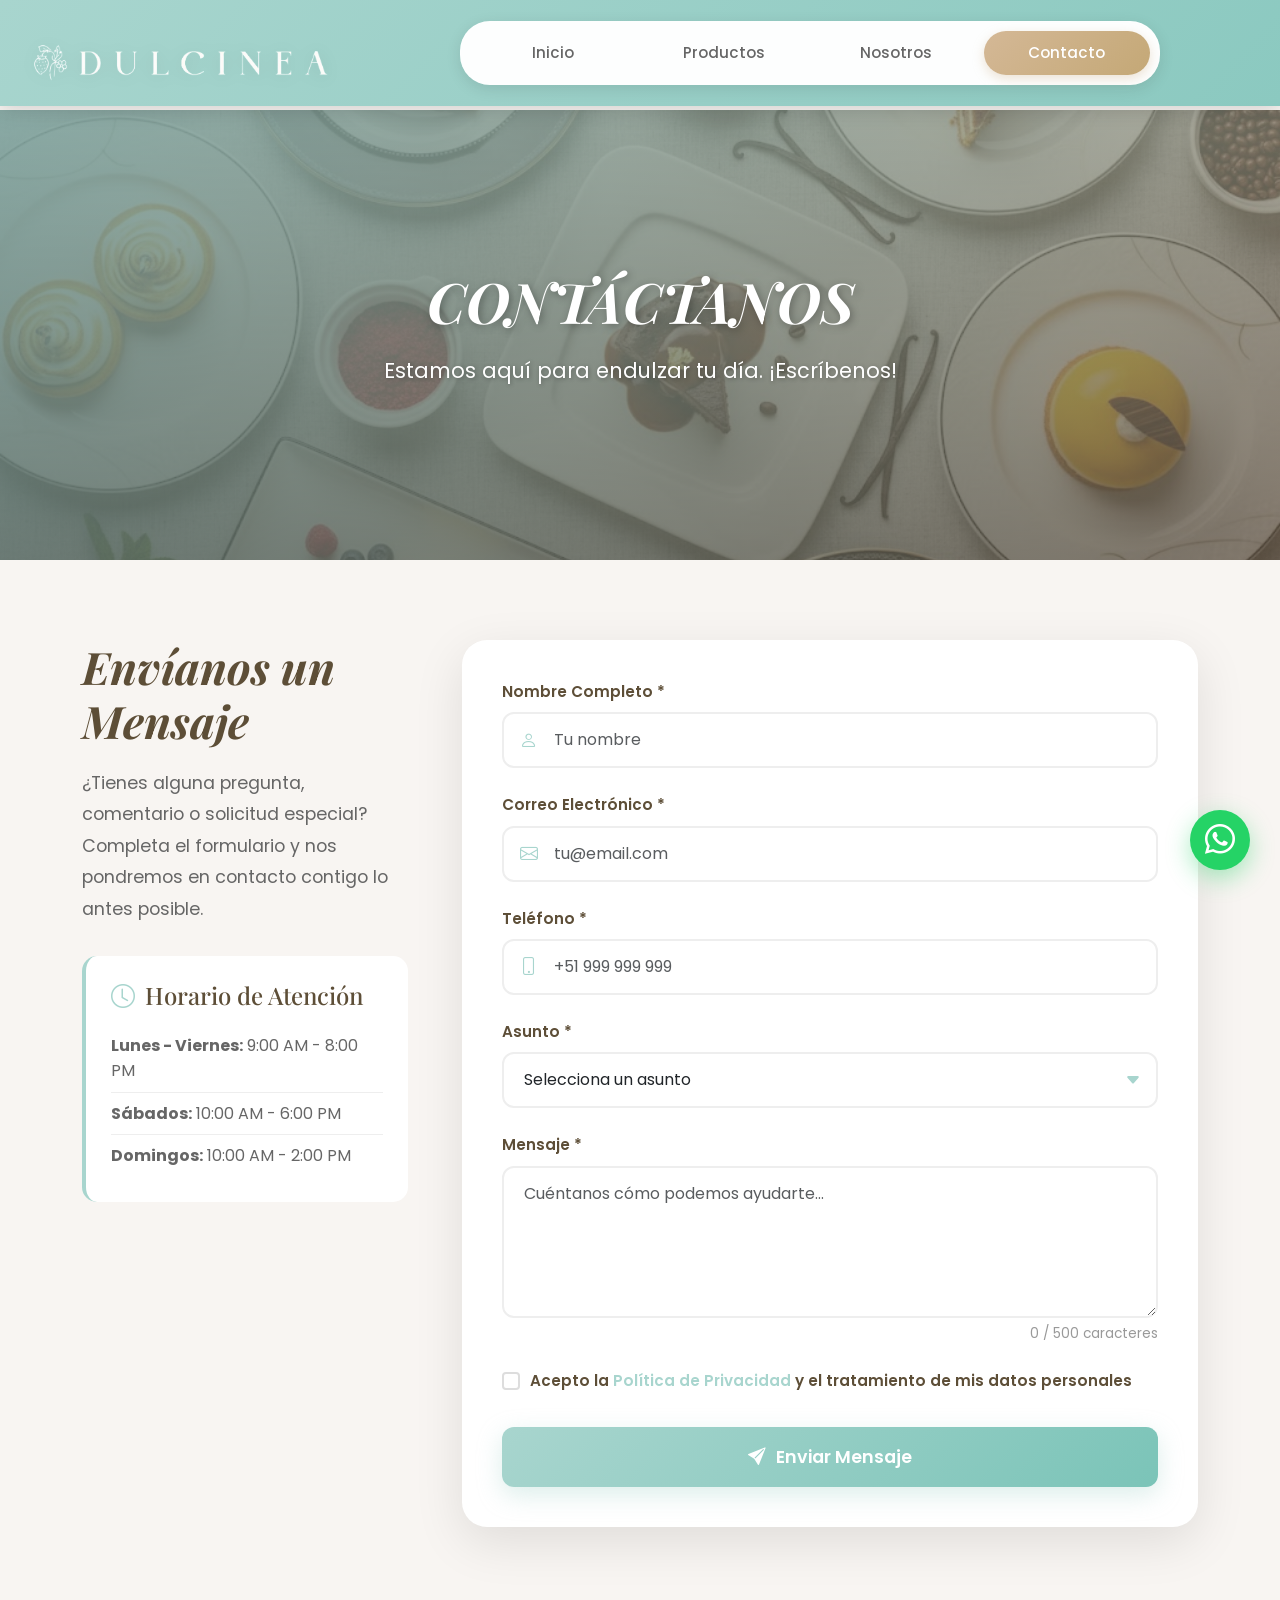
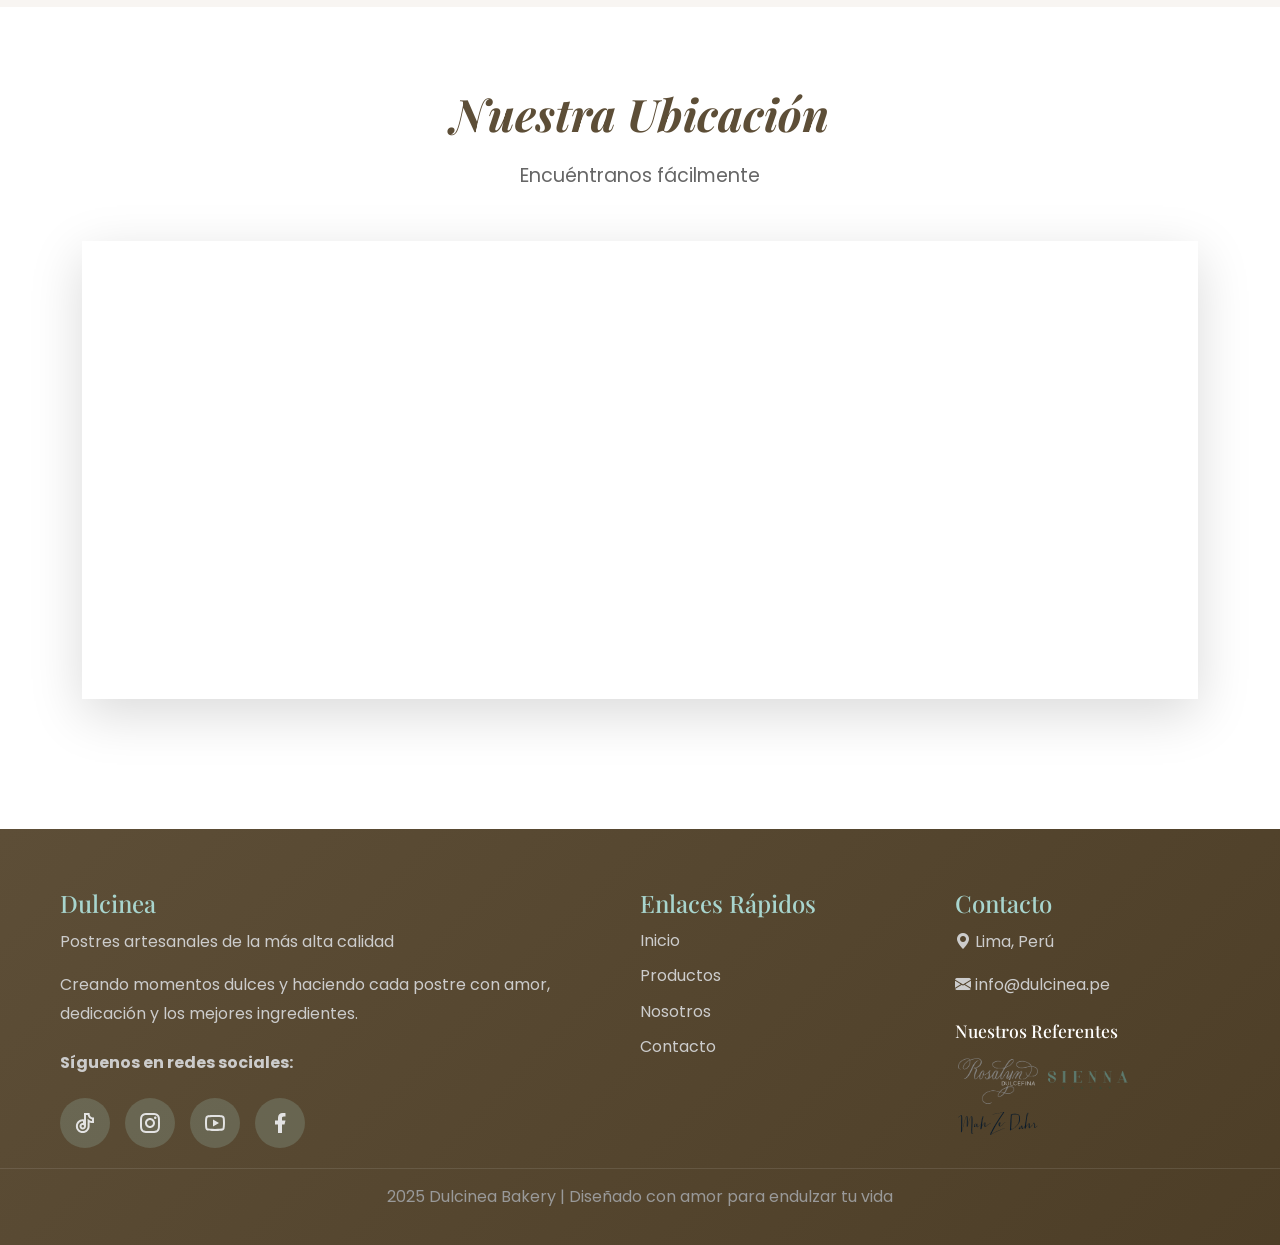
<file: contacto.html>
<!DOCTYPE html>
<html lang="es">

<head>
    <meta charset="UTF-8">
    <meta name="viewport" content="width=device-width, initial-scale=1.0">
    <title>Contacto - Dulcinea Pastelería</title>
    <link rel="shortcut icon" href="imagenes/icono.png" type="image/x-icon">
    
    <!-- Bootstrap CSS -->
    <link href="https://cdn.jsdelivr.net/npm/bootstrap@5.3.0/dist/css/bootstrap.min.css" rel="stylesheet">
    <link rel="stylesheet" href="https://cdn.jsdelivr.net/npm/bootstrap-icons@1.11.0/font/bootstrap-icons.css">
    
    <!-- Google Fonts -->
    <link href="https://fonts.googleapis.com/css2?family=Playfair+Display:ital,wght@0,400;0,700;1,400;1,600&family=Poppins:wght@300;400;500;600;700&display=swap" rel="stylesheet">
    
    <!-- AOS Animation -->
    <link href="https://unpkg.com/aos@2.3.1/dist/aos.css" rel="stylesheet">
    
    <!-- CSS Files -->
    <link rel="stylesheet" href="css/styles-global.css">
    <link rel="stylesheet" href="css/styles-contacto.css">
</head>

<body>
    <!-- Header -->
    <header class="header" id="header">
        <div class="nav-container">
            <div class="logo">
                <a href="index.html">
                    <img src="imagenes/logo.png" alt="Dulcinea Logo">
                </a>
            </div>

            <nav class="nav-menu">
                <a href="index.html" class="nav-item">Inicio</a>
                <a href="productos.html" class="nav-item">Productos</a>
                <a href="nosotros.html" class="nav-item">Nosotros</a>
                <a href="contacto.html" class="nav-item active">Contacto</a>
            </nav>
        </div>
    </header>

    <!-- Hero Banner -->
    <section class="hero-contacto">
        <div class="hero-overlay"></div>
        <div class="hero-content" data-aos="fade-up">
            <h1>CONTÁCTANOS</h1>
            <p>Estamos aquí para endulzar tu día. ¡Escríbenos!</p>
          
        </div>
    </section>
    
    <!-- Formulario de Contacto -->
    <section class="contact-form-section">
        <div class="container">
            <div class="row g-4 align-items-start">
                <div class="col-lg-4" data-aos="fade-right">
                    <div class="form-intro">
                        <h2 class="section-title">Envíanos un Mensaje</h2>
                        <p class="section-text">
                            ¿Tienes alguna pregunta, comentario o solicitud especial? Completa el formulario 
                            y nos pondremos en contacto contigo lo antes posible.
                        </p>
                        
                        <div class="business-hours">
                            <h4><i class="bi bi-clock"></i> Horario de Atención</h4>
                            <ul>
                                <li><strong>Lunes - Viernes:</strong> 9:00 AM - 8:00 PM</li>
                                <li><strong>Sábados:</strong> 10:00 AM - 6:00 PM</li>
                                <li><strong>Domingos:</strong> 10:00 AM - 2:00 PM</li>
                            </ul>
                        </div>
                    </div>
                </div>

                <div class="col-lg-8" data-aos="fade-left">
                    <div class="contact-form-container">
                        <form id="contactForm" class="contact-form">
                            <div class="form-group">
                                <label for="nombre">Nombre Completo *</label>
                                <div class="input-with-icon">
                                    <i class="bi bi-person"></i>
                                    <input type="text" id="nombre" name="nombre" class="form-control" placeholder="Tu nombre" required>
                                </div>
                            </div>

                            <div class="form-group">
                                <label for="email">Correo Electrónico *</label>
                                <div class="input-with-icon">
                                    <i class="bi bi-envelope"></i>
                                    <input type="email" id="email" name="email" class="form-control" placeholder="tu@email.com" required>
                                </div>
                            </div>

                            <div class="form-group">
                                <label for="telefono">Teléfono *</label>
                                <div class="input-with-icon">
                                    <i class="bi bi-phone"></i>
                                    <input type="tel" id="telefono" name="telefono" class="form-control" placeholder="+51 999 999 999" required>
                                </div>
                            </div>

                            <div class="form-group">
                                <label for="asunto">Asunto *</label>
                                <select id="asunto" name="asunto" class="form-control" required>
                                    <option value="">Selecciona un asunto</option>
                                    <option value="consulta">Consulta General</option>
                                    <option value="pedido">Pedido Especial</option>
                                    <option value="cotizacion">Solicitud de Cotización</option>
                                    <option value="reclamo">Reclamo o Sugerencia</option>
                                    <option value="otro">Otro</option>
                                </select>
                            </div>

                            <div class="form-group">
                                <label for="mensaje">Mensaje *</label>
                                <textarea id="mensaje" name="mensaje" class="form-control" rows="5" placeholder="Cuéntanos cómo podemos ayudarte..." required></textarea>
                            </div>

                            <div class="form-group">
                                <div class="form-check">
                                    <input type="checkbox" class="form-check-input" id="politica" required>
                                    <label class="form-check-label" for="politica">
                                        Acepto la <a href="#" target="_blank">Política de Privacidad</a> y el tratamiento de mis datos personales
                                    </label>
                                </div>
                            </div>

                            <button type="submit" class="btn-submit">
                                <i class="bi bi-send-fill"></i> Enviar Mensaje
                            </button>

                            <div id="formMessage" class="form-message"></div>
                        </form>
                    </div>
                </div>
            </div>
        </div>
    </section>

    <!-- Sección de Mapa -->
    <section class="map-section">
        <div class="container">
            <h2 class="section-title text-center" data-aos="fade-up">Nuestra Ubicación</h2>
            <p class="section-subtitle text-center" data-aos="fade-up">Encuéntranos fácilmente</p>

            <div class="map-container" data-aos="zoom-in">
                <iframe 
                    src="https://www.google.com/maps/embed?pb=!1m18!1m12!1m3!1d3900.8277891845826!2d-77.0307877!3d-12.1196148!2m3!1f0!2f0!3f0!3m2!1i1024!2i768!4f13.1!3m3!1m2!1s0x9105c8369ab7c6dd%3A0x2e4a9e8e8e8e8e8e!2sMiraflores%2C%20Lima!5e0!3m2!1ses!2spe!4v1234567890123" 
                    width="100%" 
                    height="450" 
                    style="border:0; border-radius: 20px;"
                    allowfullscreen="" 
                    loading="lazy">
                </iframe>
            </div>
        </div>
    </section>

    <!-- Footer -->
    <footer class="footer">
        <div class="footer-container">
            <div class="footer-section">
                <h3>Dulcinea</h3>
                <p>Postres artesanales de la más alta calidad</p>
                <p>Creando momentos dulces y haciendo cada postre con amor, dedicación y los mejores ingredientes.</p>
                <p style="margin-top: 20px;"><strong>Síguenos en redes sociales:</strong></p>
                <div class="social-icons">
                    <a href="https://www.tiktok.com" target="_blank"><img src="imagenes/tiktok-line.svg" alt="TikTok"></a>
                    <a href="https://www.instagram.com" target="_blank"><img src="imagenes/instagram-line.svg" alt="Instagram"></a>
                    <a href="https://www.youtube.com" target="_blank"><img src="imagenes/youtube-line.svg" alt="YouTube"></a>
                    <a href="https://www.facebook.com" target="_blank"><img src="imagenes/facebook-fill.svg" alt="Facebook"></a>
                </div>
            </div>

            <div class="footer-section">
                <h3>Enlaces Rápidos</h3>
                <div class="footer-links">
                    <a href="index.html">Inicio</a>
                    <a href="productos.html">Productos</a>
                    <a href="nosotros.html">Nosotros</a>
                    <a href="contacto.html">Contacto</a>
                </div>
            </div>

            <div class="footer-section">
                <h3>Contacto</h3>
                <p><i class="bi bi-geo-alt-fill"></i> Lima, Perú</p>
                <p><i class="bi bi-envelope-fill"></i> info@dulcinea.pe</p>
                <div style="margin-top: 20px;">
                    <h4 style="font-size: 1.1rem; margin-bottom: 10px;">Nuestros Referentes</h4>
                    <a href="https://dulcefina.com.pe" target="_blank"><img src="imagenes/afiliado1.png" alt="Dulcefina" style="max-width: 80px; margin: 3px;"></a>
                    <a href="https://siennabakery.pe" target="_blank"><img src="imagenes/afiliado2.png" alt="SIENNA" style="max-width: 80px; margin: 3px;"></a>
                    <a href="https://mahzedahrbakery.com" target="_blank"><img src="imagenes/afiliado3.svg" alt="Mahzedahr" style="max-width: 80px; margin: 3px;"></a>
                </div>
            </div>
        </div>

        <div class="footer-bottom">
            <p>2025 Dulcinea Bakery | Diseñado con amor para endulzar tu vida</p>
        </div>
    </footer>

    <!-- WhatsApp Button -->
    <a href="https://wa.me/51999999999?text=Hola, quiero más información" class="whatsapp-float" target="_blank" title="Contactar por WhatsApp">
        <i class="bi bi-whatsapp"></i>
    </a>

    <!-- Scripts -->
    <script src="https://cdn.jsdelivr.net/npm/bootstrap@5.3.0/dist/js/bootstrap.bundle.min.js"></script>
    <script src="https://unpkg.com/aos@2.3.1/dist/aos.js"></script>
    <script src="js/main.js"></script>
    <script src="js/contacto.js"></script>
</body>

</html>
</file>
<file: css/styles-global.css>
:root {
    --primary-color: #A8D5CE;
    --secondary-color: #D4B896;
    --dark-brown: #5D4E37;
    --light-bg: #f8f5f2;
    --accent-green: #7BC4B8;
}

/* Reset General */
* {
    margin: 0;
    padding: 0;
    box-sizing: border-box;
}

body {
    font-family: 'Poppins', sans-serif;
    line-height: 1.6;
    overflow-x: hidden;
    color: #333;
}

h1, h2, h3, h4 {
    font-family: 'Playfair Display', serif;
}

html {
    scroll-behavior: smooth;
}

/* Navegacion*/
.header {
    background: linear-gradient(135deg, #A8D5CE 0%, #8BC9C0 100%);
    padding: 20px 0;
    position: fixed;
    top: 0;
    width: 100%;
    z-index: 1000;
    box-shadow: 0 4px 20px rgba(0, 0, 0, 0.15);
    transition: all 0.4s ease;
}

.header.scrolled {
    padding: 8px 0;
    background: linear-gradient(135deg, #A8D5CE 0%, #7BC4B8 100%);
    box-shadow: 0 2px 15px rgba(0, 0, 0, 0.2);
}

.nav-container {
    max-width: 1400px;
    margin: 0 auto;
    padding: 0 30px;
    display: flex;
    align-items: center;
    justify-content: space-between;
    gap: 40px;
}

.logo {
    flex: 0 0 auto;
    margin-bottom: 0;
    opacity: 1;
    transform: scale(1);
    transition: all 0.4s ease;
}

.header.scrolled .logo {
    opacity: 0;
    transform: scale(0.8);
    width: 0;
    overflow: hidden;
    margin: 0;
    padding: 0;
}

.logo a {
    display: block;
}

.logo img {
    max-width: 300px;
    height: auto;
    filter: drop-shadow(0 2px 8px rgba(0, 0, 0, 0.1));
    transition: transform 0.4s ease;
}

.logo img:hover {
    transform: scale(1.05);
}

.nav-menu {
    flex: 1;
    background: rgba(255, 255, 255, 0.98);
    border-radius: 30px;
    padding: 10px;
    display: flex;
    gap: 5px;
    max-width: 700px;
    margin: 0 auto;
    box-shadow: 0 4px 15px rgba(0, 0, 0, 0.1);
    backdrop-filter: blur(10px);
    transition: all 0.4s ease;
}

/* Cuando hace scroll el menu se expande un poco */
.header.scrolled .nav-menu {
    max-width: 800px;
    padding: 8px;
}

.nav-item {
    padding: 10px 20px;
    text-decoration: none;
    color: #666;
    border-radius: 25px;
    transition: all 0.3s ease;
    flex: 1;
    text-align: center;
    font-weight: 500;
    font-size: 0.95rem;
    white-space: nowrap;
}

.header.scrolled .nav-item {
    padding: 8px 18px;
    font-size: 0.9rem;
}

.nav-item.active {
    background: linear-gradient(135deg, #D4B896 0%, #C4A876 100%);
    color: white;
    box-shadow: 0 4px 12px rgba(212, 184, 150, 0.4);
}

.nav-item:hover {
    background: linear-gradient(135deg, #c49d7a 0%, #b88d6a 100%);
    color: white;
    transform: translateY(-2px);
}

/*FOOTER*/
.footer {
    background: linear-gradient(135deg, #5D4E37 0%, #4D3E27 100%);
    color: white;
    padding: 60px 0 20px 0;
}

.footer-container {
    max-width: 1200px;
    margin: 0 auto;
    padding: 0 20px;
    display: grid;
    grid-template-columns: 2fr 1fr 1fr;
    gap: 50px;
    margin-bottom: 20px;
}

.footer-section h3 {
    margin-bottom: 10px;
    font-size: 1.5rem;
    color: var(--primary-color);
}

.footer-section p {
    color: #ccc;
    margin-bottom: 15px;
    line-height: 1.8;
}

.social-icons {
    display: flex;
    gap: 15px;
    margin-top: 20px;
}

.social-icons a {
    width: 50px;
    height: 50px;
    background-color: rgba(168, 213, 206, 0.2);
    border-radius: 50%;
    display: flex;
    align-items: center;
    justify-content: center;
    transition: all 0.3s ease;
}

.social-icons a:hover {
    background-color: var(--primary-color);
    transform: translateY(-5px);
}

.social-icons img {
    width: 24px;
    height: 24px;
}

.footer-links a {
    display: block;
    color: #ccc;
    text-decoration: none;
    margin-bottom: 10px;
    transition: all 0.3s ease;
}

.footer-links a:hover {
    color: var(--primary-color);
    padding-left: 5px;
}

.footer-bottom {
    text-align: center;
    padding-top: 15px;
    border-top: 1px solid rgba(255, 255, 255, 0.1);
    color: #999;
}

/* boton de whatsapp*/
.whatsapp-float {
    position: fixed;
    width: 60px;
    height: 60px;
    bottom: 30px;
    right: 30px;
    background-color: #25D366;
    color: white;
    border-radius: 50%;
    text-align: center;
    font-size: 30px;
    box-shadow: 0 8px 25px rgba(37, 211, 102, 0.4);
    z-index: 999;
    display: flex;
    align-items: center;
    justify-content: center;
    transition: all 0.3s ease;
    text-decoration: none;
}
</file>
<file: css/styles-contacto.css>
/* ESTILOS ESPECÍFICOS PARA CONTACTO.HTML */

body {
    background: var(--light-bg);
}

/* Hero Banner Contacto */
.hero-contacto {
    margin-top: 110px;
    height: 50vh;
    min-height: 400px;
    background: linear-gradient(135deg, rgba(168, 213, 206, 0.9), rgba(212, 184, 150, 0.589)),
                url('../imagenes/herocontactos.jpg') center/cover;
                
    display: flex;
    align-items: center;
    justify-content: center;
    position: relative;
}

.hero-overlay {
    position: absolute;
    top: 0;
    left: 0;
    right: 0;
    bottom: 0;
    background: linear-gradient(to bottom, rgba(0,0,0,0.2), rgba(0,0,0,0.4));
}

.hero-content {
    position: relative;
    z-index: 2;
    text-align: center;
    color: white;
    max-width: 700px;
    padding: 0 20px;
}

.hero-content h1 {
    font-size: 3.5rem;
    font-weight: 700;
    margin-bottom: 20px;
    text-shadow: 2px 2px 8px rgba(0, 0, 0, 0.3);
    font-style: italic;
}

.hero-content p {
    font-size: 1.3rem;
    text-shadow: 1px 1px 4px rgba(0, 0, 0, 0.3);
}

/* Información de Contacto */
.contact-info-section {
    padding: 60px 0;
    background: white;
    margin-top: -50px;
    position: relative;
    z-index: 3;
}

.contact-info-card {
    background: linear-gradient(135deg, rgba(168, 213, 206, 0.1), rgba(212, 184, 150, 0.1));
    padding: 40px 30px;
    border-radius: 20px;
    text-align: center;
    height: 100%;
    transition: all 0.3s ease;
    border: 2px solid transparent;
}

.contact-info-card:hover {
    transform: translateY(-10px);
    box-shadow: 0 20px 50px rgba(0, 0, 0, 0.15);
    border-color: var(--primary-color);
}

.info-icon {
    width: 70px;
    height: 70px;
    background: linear-gradient(135deg, var(--primary-color), var(--accent-green));
    border-radius: 50%;
    display: flex;
    align-items: center;
    justify-content: center;
    margin: 0 auto 20px;
}

.info-icon i {
    font-size: 2rem;
    color: white;
}

.contact-info-card h3 {
    font-size: 1.5rem;
    color: var(--dark-brown);
    margin-bottom: 15px;
    font-weight: 600;
}

.contact-info-card p {
    color: #666;
    line-height: 1.8;
    margin-bottom: 20px;
}

.contact-info-card p a {
    color: #666;
    text-decoration: none;
    transition: color 0.3s ease;
}

.contact-info-card p a:hover {
    color: var(--primary-color);
}

.info-link {
    color: var(--primary-color);
    text-decoration: none;
    font-weight: 600;
    transition: all 0.3s ease;
    display: inline-flex;
    align-items: center;
    gap: 8px;
}

.info-link:hover {
    color: var(--secondary-color);
    gap: 12px;
}

/* Formulario de Contacto */
.contact-form-section {
    padding: 80px 0;
    background: var(--light-bg);
}

.form-intro {
    padding-right: 30px;
}

.section-title {
    font-size: 2.8rem;
    font-weight: 700;
    color: var(--dark-brown);
    margin-bottom: 20px;
    font-style: italic;
}

.section-text {
    font-size: 1.1rem;
    color: #666;
    line-height: 1.8;
    margin-bottom: 30px;
}

.form-features {
    margin-bottom: 30px;
}

.feature-item {
    display: flex;
    align-items: center;
    gap: 12px;
    margin-bottom: 15px;
    color: #555;
}

.feature-item i {
    color: var(--primary-color);
    font-size: 1.3rem;
}

.business-hours {
    background: white;
    padding: 25px;
    border-radius: 15px;
    border-left: 4px solid var(--primary-color);
}

.business-hours h4 {
    color: var(--dark-brown);
    margin-bottom: 15px;
    display: flex;
    align-items: center;
    gap: 10px;
}

.business-hours h4 i {
    color: var(--primary-color);
}

.business-hours ul {
    list-style: none;
    padding: 0;
    margin: 0;
}

.business-hours li {
    padding: 8px 0;
    color: #666;
    border-bottom: 1px solid #eee;
}

.business-hours li:last-child {
    border-bottom: none;
}

/* Formulario */
.contact-form-container {
    background: white;
    padding: 40px;
    border-radius: 25px;
    box-shadow: 0 15px 50px rgba(0, 0, 0, 0.1);
}

.contact-form {
    width: 100%;
}

.form-group {
    margin-bottom: 25px;
}

.form-group label {
    display: block;
    margin-bottom: 8px;
    color: var(--dark-brown);
    font-weight: 600;
    font-size: 0.95rem;
}

.input-with-icon {
    position: relative;
}

.input-with-icon i {
    position: absolute;
    left: 18px;
    top: 50%;
    transform: translateY(-50%);
    color: var(--primary-color);
    font-size: 1.1rem;
}

.form-control {
    width: 100%;
    padding: 14px 20px 14px 50px;
    border: 2px solid #eee;
    border-radius: 12px;
    font-size: 1rem;
    transition: all 0.3s ease;
    font-family: 'Poppins', sans-serif;
}

.form-control:focus {
    outline: none;
    border-color: var(--primary-color);
    box-shadow: 0 0 0 4px rgba(168, 213, 206, 0.1);
}

select.form-control {
    padding-left: 20px;
    cursor: pointer;
    appearance: none;
    background-image: url("data:image/svg+xml,%3Csvg xmlns='http://www.w3.org/2000/svg' width='16' height='16' fill='%23A8D5CE' viewBox='0 0 16 16'%3E%3Cpath d='M7.247 11.14L2.451 5.658C1.885 5.013 2.345 4 3.204 4h9.592a1 1 0 0 1 .753 1.659l-4.796 5.48a1 1 0 0 1-1.506 0z'/%3E%3C/svg%3E");
    background-repeat: no-repeat;
    background-position: right 15px center;
}

textarea.form-control {
    resize: vertical;
    min-height: 120px;
    padding: 14px 20px;
}

.form-check {
    display: flex;
    align-items: flex-start;
    gap: 10px;
}

.form-check-input {
    width: 18px;
    height: 18px;
    border: 2px solid #ddd;
    margin-top: 3px;
    cursor: pointer;
}

.form-check-input:checked {
    background-color: var(--primary-color);
    border-color: var(--primary-color);
}

.form-check-label {
    font-size: 0.9rem;
    color: #666;
    cursor: pointer;
}

.form-check-label a {
    color: var(--primary-color);
    text-decoration: none;
}

.form-check-label a:hover {
    text-decoration: underline;
}

.btn-submit {
    width: 100%;
    background: linear-gradient(135deg, var(--primary-color), var(--accent-green));
    color: white;
    border: none;
    padding: 16px 30px;
    border-radius: 12px;
    font-size: 1.1rem;
    font-weight: 600;
    cursor: pointer;
    transition: all 0.3s ease;
    display: flex;
    align-items: center;
    justify-content: center;
    gap: 10px;
    box-shadow: 0 8px 25px rgba(168, 213, 206, 0.4);
}

.btn-submit:hover {
    background: linear-gradient(135deg, var(--secondary-color), #C4A876);
    transform: translateY(-2px);
    box-shadow: 0 12px 35px rgba(212, 184, 150, 0.5);
}

.btn-submit:active {
    transform: translateY(0);
}

.form-message {
    margin-top: 20px;
    padding: 15px;
    border-radius: 10px;
    text-align: center;
    font-weight: 500;
    display: none;
}

.form-message.success {
    background-color: #d4edda;
    color: #155724;
    border: 1px solid #c3e6cb;
    display: block;
}

.form-message.error {
    background-color: #f8d7da;
    color: #721c24;
    border: 1px solid #f5c6cb;
    display: block;
}

/* Sección de Mapa */
.map-section {
    padding: 80px 0;
    background: white;
}

.section-subtitle {
    font-size: 1.2rem;
    color: #666;
    margin-bottom: 50px;
}

.map-container {
    margin: 50px 0;
    overflow: hidden;
    box-shadow: 0 15px 50px rgba(0, 0, 0, 0.15);
}

.location-details {
    margin-top: 50px;
}

.location-card {
    background: linear-gradient(135deg, rgba(168, 213, 206, 0.1), rgba(212, 184, 150, 0.1));
    padding: 30px;
    border-radius: 20px;
    height: 100%;
}

.location-card h4 {
    color: var(--dark-brown);
    margin-bottom: 20px;
    display: flex;
    align-items: center;
    gap: 10px;
    font-size: 1.3rem;
}

.location-card h4 i {
    color: var(--primary-color);
}

.location-card ul {
    list-style: none;
    padding: 0;
    margin: 0;
}

.location-card li {
    padding: 10px 0;
    color: #666;
    line-height: 1.6;
    border-bottom: 1px solid rgba(0, 0, 0, 0.05);
}

.location-card li:last-child {
    border-bottom: none;
}

/* Preguntas Frecuentes */
.faq-section {
    padding: 80px 0;
    background: var(--light-bg);
}

.faq-container {
    max-width: 900px;
    margin: 50px auto 0;
}

.accordion {
    --bs-accordion-border-color: transparent;
    --bs-accordion-btn-focus-box-shadow: none;
}

.accordion-item {
    background: white;
    border: none;
    border-radius: 15px;
    margin-bottom: 15px;
    overflow: hidden;
    box-shadow: 0 5px 20px rgba(0, 0, 0, 0.08);
}

.accordion-button {
    background: white;
    color: var(--dark-brown);
    font-weight: 600;
    font-size: 1.05rem;
    padding: 20px 25px;
    border: none;
}

.accordion-button:not(.collapsed) {
    background: linear-gradient(135deg, rgba(168, 213, 206, 0.2), rgba(212, 184, 150, 0.2));
    color: var(--dark-brown);
    box-shadow: none;
}

.accordion-button::after {
    background-image: url("data:image/svg+xml,%3Csvg xmlns='http://www.w3.org/2000/svg' width='16' height='16' fill='%23A8D5CE' viewBox='0 0 16 16'%3E%3Cpath d='M1.646 4.646a.5.5 0 0 1 .708 0L8 10.293l5.646-5.647a.5.5 0 0 1 .708.708l-6 6a.5.5 0 0 1-.708 0l-6-6a.5.5 0 0 1 0-.708z'/%3E%3C/svg%3E");
}

.accordion-body {
    padding: 20px 25px;
    color: #666;
    line-height: 1.8;
}

/* CTA Contacto */
.cta-contacto-section {
    padding: 80px 0;
    background: linear-gradient(135deg, #25D366, #20BA5A);
    color: white;
}

.cta-content {
    text-align: center;
    max-width: 700px;
    margin: 0 auto;
}

.cta-content h2 {
    font-size: 2.5rem;
    margin-bottom: 20px;
    font-style: italic;
}

.cta-content p {
    font-size: 1.2rem;
    margin-bottom: 30px;
}

.btn-whatsapp {
    display: inline-flex;
    align-items: center;
    gap: 12px;
    background: white;
    color: #25D366;
    padding: 16px 40px;
    border-radius: 30px;
    text-decoration: none;
    font-weight: 600;
    font-size: 1.1rem;
    transition: all 0.3s ease;
    box-shadow: 0 8px 25px rgba(0, 0, 0, 0.2);
}

.btn-whatsapp:hover {
    background: #f0f0f0;
    transform: translateY(-3px);
    box-shadow: 0 12px 35px rgba(0, 0, 0, 0.3);
}

.btn-whatsapp i {
    font-size: 1.5rem;
}

/* Responsive Design */
@media (max-width: 992px) {
    .hero-content h1 {
        font-size: 2.5rem;
    }

    .form-intro {
        padding-right: 0;
        margin-bottom: 40px;
    }

    .contact-form-container {
        padding: 30px 25px;
    }
}

@media (max-width: 768px) {
    .hero-contacto {
        margin-top: 160px;
        height: 40vh;
        min-height: 300px;
    }

    .hero-content h1 {
        font-size: 2rem;
    }

    .hero-content p {
        font-size: 1rem;
    }

    .contact-info-section {
        padding: 40px 0;
    }

    .contact-info-card {
        margin-bottom: 20px;
    }

    .section-title {
        font-size: 2rem;
    }

    .contact-form-container {
        padding: 25px 20px;
    }

    .form-control {
        font-size: 0.95rem;
    }

    .map-container iframe {
        height: 300px;
    }

    .cta-content h2 {
        font-size: 1.8rem;
    }

    .cta-content p {
        font-size: 1rem;
    }
}

@media (max-width: 576px) {
    .hero-content h1 {
        font-size: 1.6rem;
    }

    .info-icon {
        width: 60px;
        height: 60px;
    }

    .info-icon i {
        font-size: 1.5rem;
    }

    .business-hours {
        padding: 20px;
    }

    .btn-submit {
        font-size: 1rem;
        padding: 14px 25px;
    }
}
</file>
